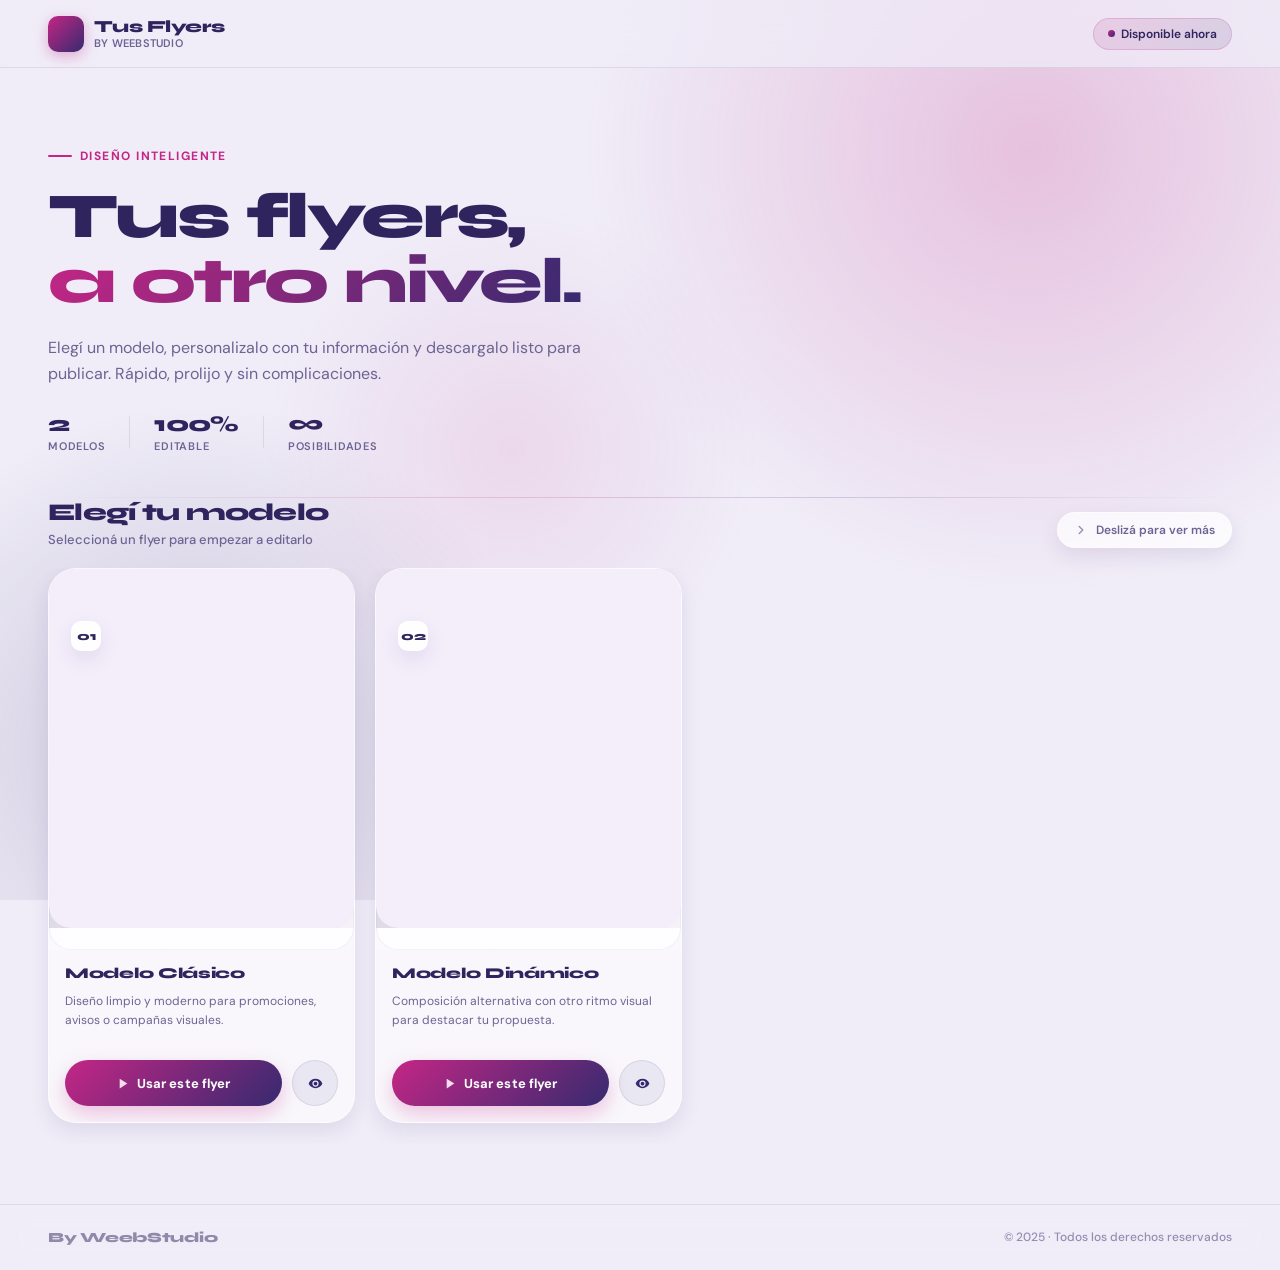
<file: index.html>
<!DOCTYPE html>
<html lang="es">
<head>
  <meta charset="UTF-8" />
  <meta name="viewport" content="width=device-width, initial-scale=1.0" />
  <title>Flyers IA</title>

  <link rel="preconnect" href="https://fonts.googleapis.com">
  <link rel="preconnect" href="https://fonts.gstatic.com" crossorigin>
  <link href="https://fonts.googleapis.com/css2?family=Syne:wght@700;800&family=DM+Sans:wght@400;500;600&display=swap" rel="stylesheet">

  <style>
    :root {
      --pink: #C42685;
      --violet: #362A6F;
      --pink-soft: rgba(196, 38, 133, .12);
      --violet-soft: rgba(54, 42, 111, .12);
      --text: #2f245d;
      --text-soft: #6c6493;
      --glass: rgba(255,255,255,.72);
      --glass-strong: rgba(255,255,255,.86);
      --border: rgba(255,255,255,.38);
      --border-soft: rgba(54, 42, 111, .10);
      --shadow: 0 18px 44px rgba(54, 42, 111, .18);
      --shadow-soft: 0 8px 20px rgba(54, 42, 111, .10);
      --radius-xl: 28px;
      --radius-lg: 22px;
      --radius-md: 18px;
      --btn-h: 42px;
      --btn-h-main: 46px;
      --btn-font: 13px;
      --page-pad: clamp(16px, 4vw, 48px);
      --card-width: clamp(240px, 22vw, 320px);
    }

    *, *::before, *::after {
      box-sizing: border-box;
      margin: 0;
      padding: 0;
    }

    html {
      scroll-behavior: smooth;
    }

    body {
      font-family: 'DM Sans', sans-serif;
      background: #f0edf8;
      color: var(--text);
      min-height: 100vh;
      overflow-x: hidden;
      position: relative;
    }

    .bg-canvas {
      position: fixed;
      inset: 0;
      z-index: 0;
      pointer-events: none;
      overflow: hidden;
    }

    .bg-canvas::before {
      content: "";
      position: absolute;
      width: 900px;
      height: 900px;
      border-radius: 50%;
      background: radial-gradient(circle, rgba(196,38,133,.22) 0%, transparent 70%);
      top: -300px;
      right: -200px;
      animation: driftA 18s ease-in-out infinite alternate;
    }

    .bg-canvas::after {
      content: "";
      position: absolute;
      width: 700px;
      height: 700px;
      border-radius: 50%;
      background: radial-gradient(circle, rgba(54,42,111,.20) 0%, transparent 70%);
      bottom: -200px;
      left: -150px;
      animation: driftB 22s ease-in-out infinite alternate;
    }

    .bg-orb {
      position: absolute;
      width: 500px;
      height: 500px;
      border-radius: 50%;
      background: radial-gradient(circle, rgba(196,38,133,.10) 0%, transparent 70%);
      top: 50%;
      left: 40%;
      transform: translate(-50%, -50%);
      animation: driftC 26s ease-in-out infinite alternate;
    }

    @keyframes driftA {
      from { transform: translate(0, 0) scale(1); }
      to   { transform: translate(-80px, 60px) scale(1.15); }
    }

    @keyframes driftB {
      from { transform: translate(0, 0) scale(1); }
      to   { transform: translate(60px, -80px) scale(1.2); }
    }

    @keyframes driftC {
      from { transform: translate(-50%, -50%) scale(1); }
      to   { transform: translate(-40%, -60%) scale(1.3); }
    }

    .page {
      position: relative;
      z-index: 1;
      display: flex;
      flex-direction: column;
      min-height: 100vh;
    }

    .site-header {
      position: sticky;
      top: 0;
      z-index: 100;
      padding: 0 var(--page-pad);
      height: 68px;
      display: flex;
      align-items: center;
      background: rgba(240, 237, 248, .7);
      backdrop-filter: blur(20px);
      -webkit-backdrop-filter: blur(20px);
      border-bottom: 1px solid var(--border-soft);
    }

    .header-inner {
      width: 100%;
      display: flex;
      align-items: center;
      justify-content: space-between;
      gap: 16px;
    }

    .brand {
      display: flex;
      align-items: center;
      gap: 10px;
    }

    .brand-logo {
      width: 36px;
      height: 36px;
      border-radius: 10px;
      background: linear-gradient(135deg, var(--pink), var(--violet));
      display: flex;
      align-items: center;
      justify-content: center;
      box-shadow: 0 4px 14px rgba(196,38,133,.35);
      flex-shrink: 0;
    }

    .brand-logo svg {
      width: 18px;
      height: 18px;
      fill: #fff;
    }

    .brand-text {
      display: flex;
      flex-direction: column;
      gap: 1px;
    }

    .brand-name {
      font-family: 'Syne', sans-serif;
      font-size: 17px;
      font-weight: 800;
      color: var(--text);
      letter-spacing: -.03em;
      line-height: 1;
    }

    .brand-tag {
      font-size: 11px;
      font-weight: 600;
      color: var(--text-soft);
      letter-spacing: .02em;
      text-transform: uppercase;
    }

    .header-badge {
      display: inline-flex;
      align-items: center;
      gap: 6px;
      padding: 7px 14px;
      background: linear-gradient(135deg, var(--pink-soft), var(--violet-soft));
      border: 1px solid rgba(196,38,133,.18);
      border-radius: 999px;
      font-size: 12px;
      font-weight: 600;
      color: var(--text);
    }

    .header-badge .dot {
      width: 7px;
      height: 7px;
      border-radius: 50%;
      background: linear-gradient(135deg, var(--pink), var(--violet));
      animation: pulse 2s ease-in-out infinite;
    }

    @keyframes pulse {
      0%, 100% { opacity: 1; transform: scale(1); }
      50% { opacity: .6; transform: scale(.85); }
    }

    .hero {
      padding: clamp(40px, 7vw, 80px) var(--page-pad) clamp(28px, 4vw, 44px);
      display: flex;
      flex-direction: column;
      gap: 20px;
      max-width: 780px;
      animation: fadeUp .7s ease both;
    }

    @keyframes fadeUp {
      from { opacity: 0; transform: translateY(24px); }
      to   { opacity: 1; transform: translateY(0); }
    }

    .hero-eyebrow {
      display: inline-flex;
      align-items: center;
      gap: 8px;
      font-size: 12px;
      font-weight: 700;
      letter-spacing: .12em;
      text-transform: uppercase;
      color: var(--pink);
    }

    .hero-eyebrow::before {
      content: "";
      display: inline-block;
      width: 24px;
      height: 2px;
      background: var(--pink);
      border-radius: 2px;
    }

    .hero-title {
      font-family: 'Syne', sans-serif;
      font-size: clamp(36px, 5.5vw, 64px);
      font-weight: 800;
      line-height: 1.02;
      letter-spacing: -.04em;
      color: var(--text);
    }

    .hero-title .accent {
      background: linear-gradient(120deg, var(--pink) 0%, var(--violet) 100%);
      -webkit-background-clip: text;
      -webkit-text-fill-color: transparent;
      background-clip: text;
    }

    .hero-sub {
      font-size: clamp(14px, 1.6vw, 16px);
      line-height: 1.65;
      color: var(--text-soft);
      max-width: 540px;
      font-weight: 400;
    }

    .hero-stats {
      display: flex;
      align-items: center;
      gap: 24px;
      padding-top: 4px;
      flex-wrap: wrap;
    }

    .stat {
      display: flex;
      flex-direction: column;
      gap: 2px;
    }

    .stat-num {
      font-family: 'Syne', sans-serif;
      font-size: 22px;
      font-weight: 800;
      color: var(--text);
      letter-spacing: -.03em;
    }

    .stat-label {
      font-size: 11px;
      font-weight: 600;
      color: var(--text-soft);
      text-transform: uppercase;
      letter-spacing: .07em;
    }

    .stat-divider {
      width: 1px;
      height: 32px;
      background: var(--border-soft);
      flex-shrink: 0;
    }

    .divider {
      height: 1px;
      background: linear-gradient(90deg, transparent, rgba(196,38,133,.18), rgba(54,42,111,.18), transparent);
      margin: 0 var(--page-pad);
    }

    .section-flyers {
      padding: 0 0 60px;
      animation: fadeUp .7s .15s ease both;
    }

    .section-header {
      display: flex;
      align-items: flex-end;
      justify-content: space-between;
      gap: 16px;
      padding: 0 var(--page-pad) 20px;
      flex-wrap: wrap;
    }

    .section-title {
      font-family: 'Syne', sans-serif;
      font-size: clamp(18px, 2.2vw, 24px);
      font-weight: 800;
      color: var(--text);
      letter-spacing: -.03em;
    }

    .section-subtitle {
      font-size: 13px;
      font-weight: 500;
      color: var(--text-soft);
      margin-top: 4px;
    }

    .scroll-hint {
      display: inline-flex;
      align-items: center;
      gap: 8px;
      padding: 9px 16px;
      border-radius: 999px;
      background: var(--glass);
      border: 1px solid var(--border);
      box-shadow: var(--shadow-soft);
      color: var(--text-soft);
      font-size: 12px;
      font-weight: 600;
      white-space: nowrap;
      backdrop-filter: blur(14px);
      -webkit-backdrop-filter: blur(14px);
      flex-shrink: 0;
    }

    .scroll-hint svg {
      width: 14px;
      height: 14px;
      opacity: .7;
      animation: swayX 2.2s ease-in-out infinite;
    }

    @keyframes swayX {
      0%, 100% { transform: translateX(0); }
      50% { transform: translateX(5px); }
    }

    .flyers-strip {
      display: flex;
      gap: 18px;
      overflow-x: auto;
      overflow-y: visible;
      
      scroll-snap-type: x proximity;
      -webkit-overflow-scrolling: touch;
      scrollbar-width: thin;
      scrollbar-color: rgba(196, 38, 133, .22) transparent;
      padding: 0 var(--page-pad) 20px; /* 🔥 sacamos el padding top */
  align-items: flex-start;
    }

    .flyers-strip::-webkit-scrollbar {
      height: 6px;
    }

    .flyers-strip::-webkit-scrollbar-track {
      background: transparent;
    }

    .flyers-strip::-webkit-scrollbar-thumb {
      background: rgba(196,38,133,.22);
      border-radius: 999px;
    }

    .flyer-card {
      flex: 0 0 var(--card-width);
      display: flex;
      flex-direction: column;
      border-radius: var(--radius-xl);
      background: rgba(255,255,255,.58);
      border: 1px solid rgba(255,255,255,.5);
      box-shadow: var(--shadow-soft);
      backdrop-filter: blur(14px);
      -webkit-backdrop-filter: blur(14px);
      scroll-snap-align: start;
      overflow: hidden;
      transition: transform .28s cubic-bezier(.22,1,.36,1),
                  box-shadow .28s ease,
                  border-color .28s ease;
      animation: cardIn .5s ease both;
    }

    .flyer-card:nth-child(1) { animation-delay: .05s; }
    .flyer-card:nth-child(2) { animation-delay: .10s; }
    .flyer-card:nth-child(3) { animation-delay: .15s; }
    .flyer-card:nth-child(4) { animation-delay: .20s; }
    .flyer-card:nth-child(5) { animation-delay: .25s; }
    .flyer-card:nth-child(6) { animation-delay: .30s; }
    .flyer-card:nth-child(7) { animation-delay: .35s; }
    .flyer-card:nth-child(8) { animation-delay: .40s; }

    @keyframes cardIn {
      from { opacity: 0; transform: translateY(18px) scale(.97); }
      to   { opacity: 1; transform: translateY(0) scale(1); }
    }

    .flyer-card:hover {
      transform: translateY(-6px);
      box-shadow: 0 24px 54px rgba(54,42,111,.18);
      border-color: rgba(196,38,133,.18);
    }

    .flyer-frame {
      position: relative;
      width: 100%;
      background: linear-gradient(160deg, rgba(255,255,255,.35), rgba(255,255,255,.08));
      padding: 0px;
    }

    .flyer-preview-shell {
      position: relative;
      width: 100%;
      aspect-ratio: 4 / 5;
      overflow: hidden;
      border-radius: 22px;
      background: rgba(255,255,255,.72);
      box-shadow: inset 0 0 0 1px rgba(54,42,111,.06);
    }

    .flyer-frame iframe {
     width: 100%;
  height: 100%;
  border: 0;
  display: block;
  background: transparent;
  pointer-events: none;
  transform: translateY(-22px);
    }

    .flyer-num {
      position: absolute;
      top: 52px;
      left: 22px;
      width: 30px;
      height: 30px;
      border-radius: 10px;
      background: rgba(255,255,255,.9);
      border: 1px solid rgba(255,255,255,.8);
      backdrop-filter: blur(10px);
      -webkit-backdrop-filter: blur(10px);
      display: flex;
      align-items: center;
      justify-content: center;
      font-family: 'Syne', sans-serif;
      font-size: 12px;
      font-weight: 800;
      color: var(--text);
      box-shadow: 0 8px 20px rgba(54,42,111,.10);
      z-index: 2;
    }

    .flyer-body {
      padding: 14px 16px 16px;
      display: flex;
      flex-direction: column;
      gap: 10px;
      flex: 1;
    }

    .flyer-name {
      font-family: 'Syne', sans-serif;
      font-size: 15px;
      font-weight: 800;
      color: var(--text);
      letter-spacing: -.02em;
      line-height: 1.2;
    }

    .flyer-desc {
      font-size: 12px;
      line-height: 1.55;
      color: var(--text-soft);
      font-weight: 400;
      min-height: 56px;
    }

    .flyer-footer {
      display: flex;
      align-items: center;
      justify-content: space-between;
      gap: 10px;
      padding-top: 2px;
    }

    .flyer-action {
      display: inline-flex;
      align-items: center;
      justify-content: center;
      gap: 7px;
      min-width: 0;
      flex: 1;
      height: var(--btn-h-main);
      padding: 0 18px;
      border-radius: 999px;
      text-decoration: none;
      font-size: var(--btn-font);
      font-weight: 700;
      letter-spacing: .01em;
      color: #fff;
      background: linear-gradient(135deg, var(--pink), var(--violet));
      box-shadow: 0 8px 20px rgba(196,38,133,.26);
      transition: transform .18s ease, box-shadow .18s ease;
      white-space: nowrap;
    }

    .flyer-action svg {
      width: 13px;
      height: 13px;
      fill: rgba(255,255,255,.85);
      flex-shrink: 0;
    }

    .flyer-action:hover {
      transform: translateY(-1px);
      box-shadow: 0 12px 28px rgba(196,38,133,.34);
    }

    .flyer-preview-btn {
      width: var(--btn-h-main);
      height: var(--btn-h-main);
      border-radius: 50%;
      display: flex;
      align-items: center;
      justify-content: center;
      background: rgba(54,42,111,.08);
      border: 1px solid rgba(54,42,111,.10);
      cursor: pointer;
      transition: background .18s ease, transform .18s ease;
      flex-shrink: 0;
    }

    .flyer-preview-btn svg {
      width: 15px;
      height: 15px;
      fill: var(--violet);
    }

    .flyer-preview-btn:hover {
      background: rgba(196,38,133,.10);
      transform: scale(1.06);
    }

    .site-footer {
      margin-top: auto;
      padding: 24px var(--page-pad);
      border-top: 1px solid var(--border-soft);
      display: flex;
      align-items: center;
      justify-content: space-between;
      gap: 16px;
      flex-wrap: wrap;
      background: rgba(240,237,248,.5);
      backdrop-filter: blur(12px);
      -webkit-backdrop-filter: blur(12px);
    }

    .footer-brand {
      font-family: 'Syne', sans-serif;
      font-size: 14px;
      font-weight: 800;
      color: var(--text);
      letter-spacing: -.02em;
      opacity: .5;
    }

    .footer-copy {
      font-size: 12px;
      font-weight: 500;
      color: var(--text-soft);
      opacity: .7;
    }

    @media (min-width: 1100px) {
      .flyers-strip {
        gap: 20px;
      }

      .flyer-card {
        flex-basis: min(24vw, 320px);
      }
    }

    @media (max-width: 640px) {
      .hero-stats {
        gap: 16px;
      }

      .stat-num {
        font-size: 18px;
      }

      .flyer-card {
        flex: 0 0 84vw;
        max-width: 340px;
      }

      .flyer-desc {
        min-height: auto;
      }

      .header-badge span:not(.dot) {
        display: none;
      }
    }
  </style>
</head>

<body>
  <div class="bg-canvas">
    <div class="bg-orb"></div>
  </div>

  <div class="page">
    <header class="site-header">
      <div class="header-inner">
        <div class="brand">
          <div class="brand-logo">
            
          </div>
          <div class="brand-text">
            <div class="brand-name">Tus Flyers</div>
            <div class="brand-tag">By WeebStudio</div>
          </div>
        </div>

        <div class="header-badge">
          <span class="dot"></span>
          <span>Disponible ahora</span>
        </div>
      </div>
    </header>

    <section class="hero">
      <div class="hero-eyebrow">Diseño inteligente</div>
      <h1 class="hero-title">
        Tus flyers,<br>
        <span class="accent">a otro nivel.</span>
      </h1>
      <p class="hero-sub">
        Elegí un modelo, personalizalo con tu información y descargalo listo para publicar. Rápido, prolijo y sin complicaciones.
      </p>

      <div class="hero-stats">
        <div class="stat">
          <span class="stat-num" id="statModelos">—</span>
          <span class="stat-label">Modelos</span>
        </div>

        <div class="stat-divider"></div>

        <div class="stat">
          <span class="stat-num">100%</span>
          <span class="stat-label">Editable</span>
        </div>

        <div class="stat-divider"></div>

        <div class="stat">
          <span class="stat-num">∞</span>
          <span class="stat-label">Posibilidades</span>
        </div>
      </div>
    </section>

    <div class="divider"></div>

    <section class="section-flyers">
      <div class="section-header">
        <div>
          <h2 class="section-title">Elegí tu modelo</h2>
          <p class="section-subtitle">Seleccioná un flyer para empezar a editarlo</p>
        </div>

        <div class="scroll-hint">
          <svg viewBox="0 0 24 24" fill="none" stroke="currentColor" stroke-width="2.5" stroke-linecap="round" stroke-linejoin="round">
            <polyline points="9 18 15 12 9 6"/>
          </svg>
          Deslizá para ver más
        </div>
      </div>

      <div class="flyers-strip" id="flyersStrip"></div>
    </section>

    <footer class="site-footer">
      <div class="footer-brand">By WeebStudio</div>
      <div class="footer-copy">© 2025 · Todos los derechos reservados</div>
    </footer>
  </div>

  <script>
    const FLYERS = [
      {
        file: "flyer1.html",
        name: "Modelo Clásico",
        desc: "Diseño limpio y moderno para promociones, avisos o campañas visuales."
      },
      {
        file: "flyer2.html",
        name: "Modelo Dinámico",
        desc: "Composición alternativa con otro ritmo visual para destacar tu propuesta."
      }
      
    ];

    const strip = document.getElementById("flyersStrip");
    const statModelos = document.getElementById("statModelos");

    statModelos.textContent = FLYERS.length;

    strip.innerHTML = FLYERS.map((item, i) => `
      <article class="flyer-card">
        <div class="flyer-frame">
          <div class="flyer-preview-shell">
            <iframe
              src="${item.file}"
              title="${item.name}"
              loading="lazy"
              scrolling="no"
              tabindex="-1"
              data-flyer
            ></iframe>
          </div>
          <div class="flyer-num">${String(i + 1).padStart(2, '0')}</div>
        </div>

        <div class="flyer-body">
          <h3 class="flyer-name">${item.name}</h3>
          <p class="flyer-desc">${item.desc}</p>

          <div class="flyer-footer">
            <a class="flyer-action" href="${item.file}?modelo=${i + 1}">
              <svg viewBox="0 0 24 24" aria-hidden="true">
                <path d="M5 3l14 9-14 9V3z"></path>
              </svg>
              Usar este flyer
            </a>

            <button
              class="flyer-preview-btn"
              title="Vista rápida"
              type="button"
              onclick="window.open('${item.file}', '_blank')"
            >
              <svg viewBox="0 0 24 24" aria-hidden="true">
                <path d="M12 4.5C7 4.5 2.73 7.61 1 12c1.73 4.39 6 7.5 11 7.5s9.27-3.11 11-7.5c-1.73-4.39-6-7.5-11-7.5zm0 12.5a5 5 0 1 1 0-10 5 5 0 0 1 0 10zm0-8a3 3 0 1 0 0 6 3 3 0 0 0 0-6z"></path>
              </svg>
            </button>
          </div>
        </div>
      </article>
    `).join("");

    function isolatePreviewCard(iframe) {
      try {
        const doc = iframe.contentDocument || iframe.contentWindow.document;
        if (!doc) return;

        const previewCard = doc.querySelector('.card.preview-card');
        if (!previewCard) return;

        const head = doc.head || doc.getElementsByTagName('head')[0];
        if (head && !doc.getElementById('iframe-preview-isolation-style')) {
          const style = doc.createElement('style');
          style.id = 'iframe-preview-isolation-style';
          style.textContent = `
            html, body {
              margin: 0 !important;
              padding: 0 !important;
              width: 100% !important;
              height: 100% !important;
              overflow: hidden !important;
              background: transparent !important;
            }

            body {
              display: block !important;
            }

            body > *:not(.card.preview-card) {
              display: none !important;
            }

            .card.preview-card {
              display: block !important;
              width: 100% !important;
              max-width: none !important;
              min-width: 0 !important;
              margin: 0 !important;
              padding: 0 !important;
              background: transparent !important;
              border: 0 !important;
              border-radius: 0 !important;
              box-shadow: none !important;
            }

            .card.preview-card .preview-header {
              display: none !important;
            }

            .card.preview-card .preview-stage-wrap,
            .card.preview-card .preview-stage {
              width: 100% !important;
              max-width: none !important;
              margin: 0 !important;
              padding: 0 !important;
              background: transparent !important;
              border: 0 !important;
              box-shadow: none !important;
            }

            .card.preview-card canvas,
            .card.preview-card #flyerCanvas {
              display: block !important;
              width: 100% !important;
              height: auto !important;
              max-width: 100% !important;
              margin: 0 !important;
            }
          `;
          head.appendChild(style);
        }

        if (!previewCard.dataset.isolated) {
          previewCard.dataset.isolated = 'true';
          doc.body.innerHTML = '';
          doc.body.appendChild(previewCard);
        }
      } catch (err) {
        console.warn('No se pudo aislar preview del iframe:', err);
      }
    }

    function initFlyerFrames() {
      document.querySelectorAll('iframe[data-flyer]').forEach((iframe) => {
        iframe.addEventListener('load', () => {
          isolatePreviewCard(iframe);
        });
      });
    }

    initFlyerFrames();
  </script>
</body>
</html>
</file>
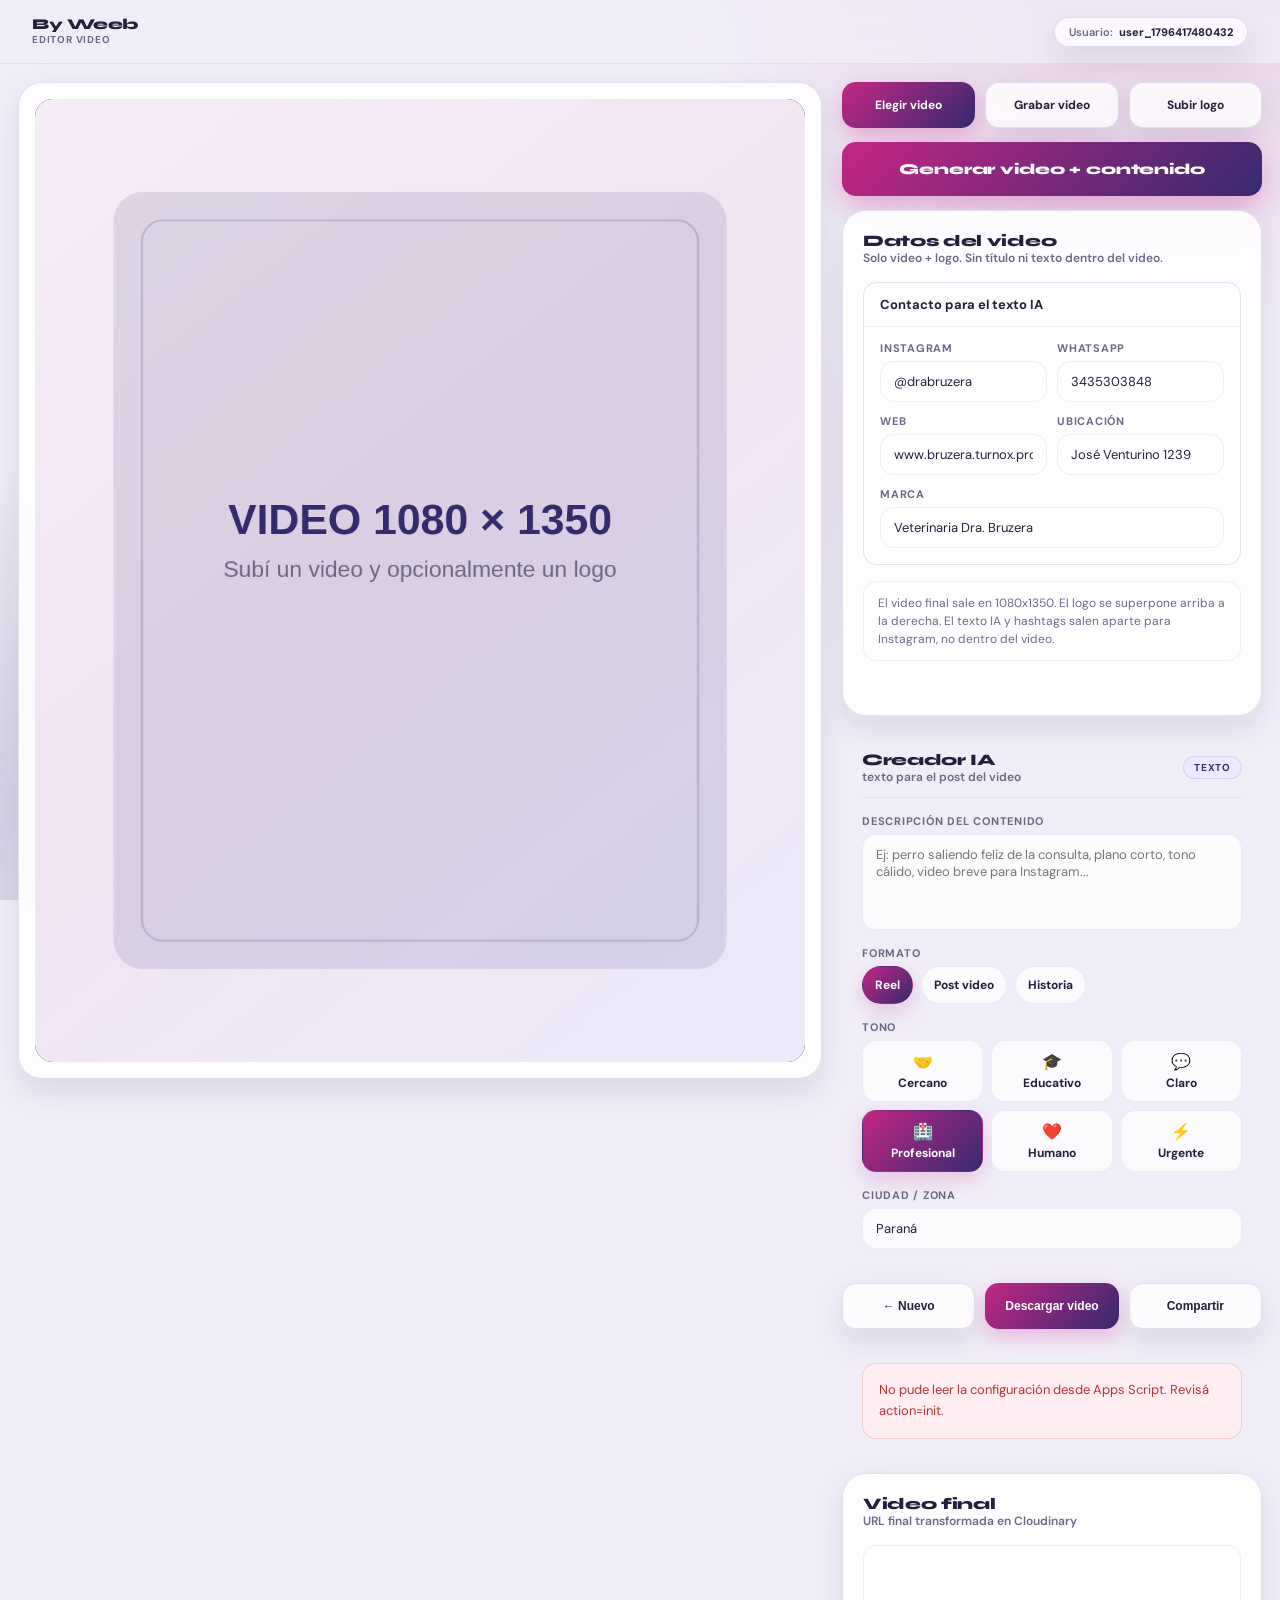
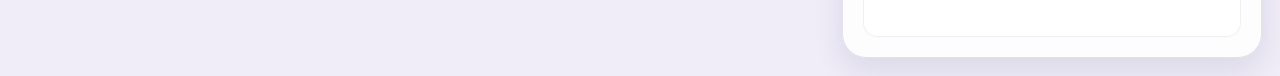
<file: flyer-video.html>
<!DOCTYPE html>
<html lang="es">
<head>
  <meta charset="UTF-8" />
  <meta name="viewport" content="width=device-width, initial-scale=1.0" />
  <title>Editor Video IG</title>

  <link rel="preconnect" href="https://fonts.googleapis.com">
  <link rel="preconnect" href="https://fonts.gstatic.com" crossorigin>
  <link href="https://fonts.googleapis.com/css2?family=Syne:wght@700;800&family=DM+Sans:wght@400;500;600;700;800&display=swap" rel="stylesheet">

  <style>
    :root{
      --pink:#c42685;
      --pink-soft:#fde7f3;
      --violet:#362a6f;
      --violet-soft:#ece8ff;
      --text:#241f3a;
      --text-soft:#6d6786;
      --bg:#f0edf8;
      --glass:rgba(255,255,255,.76);
      --glass-strong:rgba(255,255,255,.86);
      --border:rgba(110,95,160,.18);
      --border-soft:rgba(110,95,160,.10);
      --shadow-soft:0 12px 30px rgba(43,32,88,.10);
      --radius-xl:24px;
      --radius-lg:18px;
      --radius-md:14px;
      --btn-h:46px;
      --btn-h-main:54px;
      --btn-font:13px;
    }

    *,*::before,*::after{box-sizing:border-box;margin:0;padding:0}
    html,body{
      min-height:100%;
      font-family:'DM Sans',sans-serif;
      background:var(--bg);
      color:var(--text);
      overflow-x:hidden;
    }

    body::before{
      content:"";
      position:fixed;
      inset:0;
      pointer-events:none;
      background:
        radial-gradient(ellipse 700px 600px at 90% -10%, rgba(196,38,133,.18) 0%, transparent 70%),
        radial-gradient(ellipse 600px 500px at -5% 90%, rgba(54,42,111,.17) 0%, transparent 70%),
        radial-gradient(ellipse 400px 400px at 50% 50%, rgba(196,38,133,.07) 0%, transparent 70%);
      z-index:0;
    }

    .wrap{position:relative;z-index:1;min-height:100vh;display:flex;flex-direction:column}
    .app-shell{display:flex;flex-direction:column;flex:1}

    .app-header{
      position:sticky;
      top:0;
      z-index:20;
      height:64px;
      display:flex;
      align-items:center;
      padding:0 clamp(14px,3vw,32px);
      background:rgba(240,237,248,.75);
      backdrop-filter:blur(20px);
      border-bottom:1px solid var(--border-soft);
    }

    .app-header-left{
      display:flex;
      align-items:center;
      gap:14px;
      width:100%;
    }

    .brand-text{display:flex;flex-direction:column;gap:1px}
    .brand-name{
      font-family:'Syne',sans-serif;
      font-size:15px;
      font-weight:800;
      letter-spacing:-.03em;
      line-height:1;
    }
    .brand-tag{
      font-size:10px;
      font-weight:700;
      color:var(--text-soft);
      letter-spacing:.08em;
      text-transform:uppercase;
    }

    .user-badge{
      margin-left:auto;
      display:inline-flex;
      align-items:center;
      gap:6px;
      padding:7px 14px;
      border-radius:999px;
      background:var(--glass);
      border:1px solid var(--border);
      box-shadow:var(--shadow-soft);
      font-size:11px;
      font-weight:600;
      color:var(--text-soft);
      white-space:nowrap;
    }
    .user-badge span{font-weight:800;color:var(--text)}

    .layout{
      display:grid;
      grid-template-columns:minmax(0,1fr) 420px;
      gap:20px;
      padding:18px;
      flex:1;
      align-items:start;
    }
    @media (max-width:980px){
      .layout{grid-template-columns:1fr}
    }

    .card{
      background:var(--glass-strong);
      border:1px solid var(--border);
      border-radius:var(--radius-xl);
      box-shadow:var(--shadow-soft);
      backdrop-filter:blur(18px);
      overflow:hidden;
    }

    .preview-card{
      position:sticky;
      top:82px;
    }

    .preview-stage-wrap{padding:16px}
    .preview-stage{
      width:100%;
      border-radius:var(--radius-lg);
      overflow:hidden;
      background:linear-gradient(160deg,var(--pink-soft),var(--violet-soft));
      box-shadow:inset 0 0 0 1px rgba(255,255,255,.3);
      position:relative;
    }

    canvas{
      width:100%;
      height:auto;
      display:block;
      background:#000;
    }

    .right-col{display:flex;flex-direction:column;gap:14px}
    #editPanel,#resultPanel{display:flex;flex-direction:column;gap:14px}
    .u-hidden{display:none!important}

    .preview-actions-top,.result-actions-top{
      display:grid;
      grid-template-columns:1fr 1fr 1fr;
      gap:10px;
    }

    .quick-action,.btn-result,.btn-copy-all{
      display:flex;
      align-items:center;
      justify-content:center;
      height:var(--btn-h);
      border-radius:var(--radius-md);
      font-size:12px;
      font-weight:700;
      cursor:pointer;
      transition:transform .18s ease, box-shadow .18s ease, background .18s ease;
      text-align:center;
      padding:0 10px;
      border:1px solid var(--border);
      background:var(--glass);
      color:var(--text);
      box-shadow:var(--shadow-soft);
      text-decoration:none;
    }

    .quick-action:not(.secondary){
      background:linear-gradient(135deg,var(--pink),var(--violet));
      color:#fff;
      border:none;
      box-shadow:0 8px 20px rgba(196,38,133,.28);
    }

    .btn-result.primary{
      background:linear-gradient(135deg,var(--pink),var(--violet));
      color:#fff;
      border:none;
      box-shadow:0 8px 20px rgba(196,38,133,.28);
    }

    .quick-action:hover,.btn-result:hover,.btn-copy-all:hover{transform:translateY(-1px)}

    .btn-ia{
      width:100%;
      height:var(--btn-h-main);
      border-radius:var(--radius-md);
      border:none;
      font-family:'Syne',sans-serif;
      font-size:15px;
      font-weight:800;
      letter-spacing:-.01em;
      color:#fff;
      background:linear-gradient(135deg,var(--pink),var(--violet));
      box-shadow:0 10px 28px rgba(196,38,133,.34);
      cursor:pointer;
      transition:transform .2s ease, box-shadow .2s ease;
    }
    .btn-ia:hover{transform:translateY(-2px)}
    .btn-ia:disabled{opacity:.7;cursor:wait}

    .form-card,.ia-content-card,.piper-card{
      padding:20px;
      display:flex;
      flex-direction:column;
      gap:16px;
    }

    .section-head h2,.piper-title,.ia-content-header h3{
      font-family:'Syne',sans-serif;
      font-size:16px;
      font-weight:800;
      letter-spacing:-.02em;
    }

    .section-head p,.piper-sub{
      font-size:12px;
      color:var(--text-soft);
      font-weight:600;
    }

    .details-card{
      border-radius:var(--radius-md);
      background:rgba(255,255,255,.55);
      border:1px solid var(--border);
      overflow:hidden;
    }

    .details-card summary{
      padding:13px 16px;
      font-size:13px;
      font-weight:700;
      cursor:pointer;
      list-style:none;
    }

    .details-body{
      padding:14px 16px 16px;
      display:flex;
      flex-direction:column;
      gap:12px;
      border-top:1px solid var(--border-soft);
    }

    .field{display:flex;flex-direction:column;gap:6px}
    .field label,.piper-label,.ia-copy-label,.ia-schedule-label{
      font-size:11px;
      font-weight:700;
      color:var(--text-soft);
      text-transform:uppercase;
      letter-spacing:.07em;
    }

    .field input,.field textarea,.piper-input,.piper-textarea{
      width:100%;
      padding:11px 13px;
      border-radius:var(--radius-md);
      border:1px solid var(--border-soft);
      background:rgba(255,255,255,.78);
      font-family:'DM Sans',sans-serif;
      font-size:13px;
      color:var(--text);
      outline:none;
      resize:none;
    }

    .field input:focus,.field textarea:focus,.piper-input:focus,.piper-textarea:focus{
      border-color:rgba(196,38,133,.35);
      box-shadow:0 0 0 3px rgba(196,38,133,.10);
    }

    .field textarea,.piper-textarea{min-height:96px}
    .two{display:grid;grid-template-columns:1fr 1fr;gap:10px}

    .piper-header{
      display:flex;
      align-items:center;
      justify-content:space-between;
      gap:10px;
      padding-bottom:12px;
      border-bottom:1px solid var(--border-soft);
    }

    .openai-badge,.badge-ia{
      display:inline-flex;
      align-items:center;
      justify-content:center;
      background:var(--violet-soft);
      border:1px solid rgba(54,42,111,.12);
      border-radius:999px;
      padding:4px 10px;
      font-size:10px;
      font-weight:700;
      color:var(--violet);
      letter-spacing:.08em;
      text-transform:uppercase;
      white-space:nowrap;
    }

    .chips-row{
      display:flex;
      flex-wrap:wrap;
      gap:8px;
    }

    .chip,.tone-btn{
      padding:10px 12px;
      border-radius:999px;
      border:1px solid var(--border-soft);
      background:rgba(255,255,255,.72);
      font-size:12px;
      font-weight:700;
      color:var(--text);
      cursor:pointer;
      transition:all .15s;
      font-family:'DM Sans',sans-serif;
    }

    .tone-grid{
      display:grid;
      grid-template-columns:repeat(3,1fr);
      gap:8px;
    }

    .tone-btn{
      border-radius:14px;
      text-align:center;
      padding:10px 8px;
    }

    .chip.active,.tone-btn.active{
      background:linear-gradient(135deg,var(--pink),var(--violet));
      color:#fff;
      border-color:transparent;
      box-shadow:0 8px 20px rgba(196,38,133,.20);
    }

    .tone-emoji{
      display:block;
      font-size:16px;
      margin-bottom:3px;
    }

    .ia-loading{
      padding:28px 0 0;
      display:flex;
      flex-direction:column;
      align-items:center;
      gap:10px;
    }
    .ia-loading-spinner{
      width:22px;
      height:22px;
      border-radius:50%;
      border:2.5px solid rgba(196,38,133,.2);
      border-top-color:var(--pink);
      animation:spin .7s linear infinite;
    }
    @keyframes spin{to{transform:rotate(360deg)}}

    .ia-copy-text,.ia-hashtags-text,.ia-schedule-text,.ia-tip-text{
      font-size:13px;
      line-height:1.65;
      white-space:pre-wrap;
      word-break:break-word;
    }
    .ia-hashtags-text{color:var(--violet);font-weight:700}
    .ia-tip-text{
      padding:10px 12px;
      background:var(--pink-soft);
      border-radius:var(--radius-md);
      border-left:3px solid var(--pink);
    }

    .error-box{
      background:rgba(255,238,241,.95);
      border:1px solid rgba(184,50,50,.18);
      border-radius:14px;
      padding:1rem;
      font-size:13px;
      color:#b83232;
      line-height:1.6;
    }

    .video-note{
      font-size:12px;
      color:var(--text-soft);
      line-height:1.5;
      background:rgba(255,255,255,.6);
      border:1px solid var(--border-soft);
      border-radius:14px;
      padding:12px 14px;
    }

    .small-status{
      font-size:12px;
      color:var(--text-soft);
      line-height:1.5;
      min-height:18px;
    }

    @media (max-width:600px){
      .preview-actions-top,
      .result-actions-top{grid-template-columns:1fr 1fr}
      .preview-actions-top > *:last-child,
      .result-actions-top > *:last-child{grid-column:1 / -1}
      .two{grid-template-columns:1fr}
      .tone-grid{grid-template-columns:repeat(2,1fr)}
    }
  </style>
</head>
<body>
  <div class="wrap">
    <div class="app-shell">

      <header class="app-header">
        <div class="app-header-left">
          <div class="brand-text">
            <div class="brand-name">By Weeb</div>
            <div class="brand-tag">Editor Video</div>
          </div>
          <div class="user-badge">Usuario: <span id="userIdBox">---</span></div>
        </div>
      </header>

      <section class="layout">

        <div class="card preview-card">
          <div class="preview-stage-wrap">
            <div class="preview-stage">
              <canvas id="videoCanvas" width="1080" height="1350"></canvas>
            </div>
          </div>
        </div>

        <div class="right-col">

          <div id="editPanel">
            <div class="preview-actions-top">
              <label for="videoFile" class="quick-action">Elegir video</label>
              <label for="videoFileCamera" class="quick-action secondary">Grabar video</label>
              <label for="logoFile" class="quick-action secondary">Subir logo</label>
            </div>

            <button class="btn-ia" id="btnGenerar" type="button">Generar video + contenido</button>

            <div class="card form-card">
              <div class="section-head">
                <h2>Datos del video</h2>
                <p>Solo video + logo. Sin título ni texto dentro del video.</p>
              </div>

              <input type="file" id="videoFile" accept="video/*" hidden>
              <input type="file" id="videoFileCamera" accept="video/*" capture="environment" hidden>
              <input type="file" id="logoFile" accept="image/*" hidden>

              <details class="details-card" open>
                <summary>Contacto para el texto IA</summary>
                <div class="details-body">
                  <div class="two">
                    <div class="field">
                      <label for="instagram">Instagram</label>
                      <input type="text" id="instagram" value="@drabruzera">
                    </div>
                    <div class="field">
                      <label for="whatsapp">WhatsApp</label>
                      <input type="tel" id="whatsapp" value="3435303848">
                    </div>
                  </div>
                  <div class="two">
                    <div class="field">
                      <label for="web">Web</label>
                      <input type="text" id="web" value="www.bruzera.turnox.pro">
                    </div>
                    <div class="field">
                      <label for="ubicacion">Ubicación</label>
                      <input type="text" id="ubicacion" value="José Venturino 1239">
                    </div>
                  </div>
                  <div class="field">
                    <label for="brandName">Marca</label>
                    <input type="text" id="brandName" value="Veterinaria Dra. Bruzera">
                  </div>
                </div>
              </details>

              <div class="video-note">
                El video final sale en 1080x1350. El logo se superpone arriba a la derecha.
                El texto IA y hashtags salen aparte para Instagram, no dentro del video.
              </div>

              <div class="small-status" id="uploadStatus"></div>
            </div>

            <div class="piper-card">
              <div class="piper-header">
                <div>
                  <div class="piper-title">Creador IA</div>
                  <div class="piper-sub">texto para el post del video</div>
                </div>
                <span class="openai-badge">Texto</span>
              </div>

              <div class="field">
                <label class="piper-label" for="videoDesc">Descripción del contenido</label>
                <textarea class="piper-textarea" id="videoDesc" placeholder="Ej: perro saliendo feliz de la consulta, plano corto, tono cálido, video breve para Instagram..."></textarea>
              </div>

              <div class="field">
                <div class="piper-label">Formato</div>
                <div class="chips-row">
                  <button class="chip active" type="button" data-type="reel">Reel</button>
                  <button class="chip" type="button" data-type="post">Post video</button>
                  <button class="chip" type="button" data-type="historia">Historia</button>
                </div>
              </div>

              <div class="field">
                <div class="piper-label">Tono</div>
                <div class="tone-grid">
                  <button class="tone-btn" type="button" data-tone="cercano"><span class="tone-emoji">🤝</span>Cercano</button>
                  <button class="tone-btn" type="button" data-tone="educativo"><span class="tone-emoji">🎓</span>Educativo</button>
                  <button class="tone-btn" type="button" data-tone="claro"><span class="tone-emoji">💬</span>Claro</button>
                  <button class="tone-btn active" type="button" data-tone="profesional"><span class="tone-emoji">🏥</span>Profesional</button>
                  <button class="tone-btn" type="button" data-tone="emocional"><span class="tone-emoji">❤️</span>Humano</button>
                  <button class="tone-btn" type="button" data-tone="urgente"><span class="tone-emoji">⚡</span>Urgente</button>
                </div>
              </div>

              <div class="field">
                <label class="piper-label" for="ciudad">Ciudad / zona</label>
                <input class="piper-input" type="text" id="ciudad" value="Paraná">
              </div>
            </div>
          </div>

          <div id="resultPanel" class="u-hidden">
            <div class="result-actions-top">
              <button class="btn-result" id="btnNuevo" type="button">← Nuevo</button>
              <button class="btn-result primary" id="btnDescargar" type="button">Descargar video</button>
              <button class="btn-result" id="btnCompartir" type="button">Compartir</button>
            </div>

            <div class="ia-content-card">
              <div id="iaLoading" class="ia-loading">
                <div class="ia-loading-spinner"></div>
                <p>Subiendo y generando contenido...</p>
              </div>

              <div id="iaReady" class="u-hidden">
                <div class="piper-header" style="padding:0 0 12px 0">
                  <h3>Texto generado</h3>
                  <span class="badge-ia">Editor</span>
                </div>

                <div class="field">
                  <div class="ia-copy-label">Texto</div>
                  <div class="ia-copy-text" id="outCaption"></div>
                </div>

                <div class="field">
                  <div class="ia-copy-label">Hashtags</div>
                  <div class="ia-hashtags-text" id="outHashtags"></div>
                </div>

                <div class="field">
                  <div class="ia-copy-label">Tip</div>
                  <div class="ia-tip-text" id="outTip"></div>
                </div>

                <div class="field">
                  <div class="ia-schedule-label">Horario sugerido</div>
                  <div class="ia-schedule-text" id="outHorario"></div>
                </div>

                <button class="btn-copy-all" id="btnCopyAll" type="button">Copiar todo</button>
              </div>

              <div id="iaError" class="u-hidden">
                <div class="error-box" id="iaErrorMsg"></div>
              </div>
            </div>

            <div class="card form-card">
              <div class="section-head">
                <h2>Video final</h2>
                <p>URL final transformada en Cloudinary</p>
              </div>
              <div class="field">
                <textarea id="finalVideoUrl" readonly style="min-height:92px"></textarea>
              </div>
            </div>
          </div>

        </div>
      </section>
    </div>
  </div>

  <video id="sourceVideo" playsinline muted class="u-hidden"></video>
  <img id="logoPreviewImg" alt="" class="u-hidden">

  <script>
    window.API_URL = 'https://script.google.com/macros/s/AKfycbyVS35VZ8GmXFUsq787A23ec74wnYKhK07_eRO7BQp5zVT_Jv_DJijt41VHthVXbZzdVQ/exec';

    const CONFIG = {
      OUTPUT_WIDTH: 1080,
      OUTPUT_HEIGHT: 1350,
      FPS: 30,
      LOGO_WIDTH: 170,
      LOGO_MARGIN: 34,
      MAX_VIDEO_MB: 100,
      CLOUDINARY_FOLDER: 'dra_bruzera/videos',
      ACTIONS: {
        init: 'init',
        texto: 'generarContenidoVideo' // si en tu GAS se llama distinto, cambiá solo esto
      }
    };

    const state = {
      userId: '---',
      videoFile: null,
      logoFile: null,
      videoObjectUrl: '',
      logoObjectUrl: '',
      videoPublicId: '',
      logoPublicId: '',
      finalVideoUrl: '',
      cloudName: '',
      uploadPreset: '',
      folder: CONFIG.CLOUDINARY_FOLDER,
      selectedType: 'reel',
      selectedTone: 'profesional',
      rendering: false,
      rafId: 0
    };

    const $ = (id) => document.getElementById(id);

    const els = {
      canvas: $('videoCanvas'),
      ctx: $('videoCanvas').getContext('2d'),
      sourceVideo: $('sourceVideo'),
      logoImg: $('logoPreviewImg'),
      userIdBox: $('userIdBox'),
      videoFile: $('videoFile'),
      videoFileCamera: $('videoFileCamera'),
      logoFile: $('logoFile'),
      btnGenerar: $('btnGenerar'),
      btnNuevo: $('btnNuevo'),
      btnDescargar: $('btnDescargar'),
      btnCompartir: $('btnCompartir'),
      btnCopyAll: $('btnCopyAll'),
      editPanel: $('editPanel'),
      resultPanel: $('resultPanel'),
      iaLoading: $('iaLoading'),
      iaReady: $('iaReady'),
      iaError: $('iaError'),
      iaErrorMsg: $('iaErrorMsg'),
      outCaption: $('outCaption'),
      outHashtags: $('outHashtags'),
      outTip: $('outTip'),
      outHorario: $('outHorario'),
      finalVideoUrl: $('finalVideoUrl'),
      uploadStatus: $('uploadStatus'),
      instagram: $('instagram'),
      whatsapp: $('whatsapp'),
      web: $('web'),
      ubicacion: $('ubicacion'),
      brandName: $('brandName'),
      videoDesc: $('videoDesc'),
      ciudad: $('ciudad')
    };

    function jsonpRequest(params = {}, timeout = 45000) {
      return new Promise((resolve, reject) => {
        const callbackName = 'jsonp_callback_' + Date.now() + '_' + Math.floor(Math.random() * 100000);
        const script = document.createElement('script');
        const query = new URLSearchParams({
          ...params,
          callback: callbackName,
          _: Date.now()
        });

        let done = false;
        const clean = () => {
          done = true;
          if (script.parentNode) script.parentNode.removeChild(script);
          try { delete window[callbackName]; } catch (_) { window[callbackName] = undefined; }
        };

        const timer = setTimeout(() => {
          if (done) return;
          clean();
          reject(new Error('Timeout en JSONP'));
        }, timeout);

        window[callbackName] = (data) => {
          clearTimeout(timer);
          clean();
          resolve(data);
        };

        script.onerror = () => {
          clearTimeout(timer);
          clean();
          reject(new Error('Error de carga JSONP'));
        };

        script.src = window.API_URL + '?' + query.toString();
        document.body.appendChild(script);
      });
    }

    async function initBackend() {
      try {
        const res = await jsonpRequest({ action: CONFIG.ACTIONS.init }, 20000);
        const data = res && (res.data || res.result || res.config || res);

        state.userId = data.userId || data.user_id || localStorage.getItem('flyerVideoUserId') || ('user_' + Date.now());
        state.cloudName = data.cloudName || data.cloud_name || '';
        state.uploadPreset = data.uploadPreset || data.upload_preset || '';
        state.folder = data.folder || data.cloudinaryFolder || CONFIG.CLOUDINARY_FOLDER;

        localStorage.setItem('flyerVideoUserId', state.userId);
        els.userIdBox.textContent = state.userId;

        if (!state.cloudName || !state.uploadPreset) {
          throw new Error('Init sin cloudName/uploadPreset');
        }
      } catch (err) {
        console.warn('initBackend falló:', err);
        state.userId = localStorage.getItem('flyerVideoUserId') || ('user_' + Date.now());
        els.userIdBox.textContent = state.userId;
        showError('No pude leer la configuración desde Apps Script. Revisá action=init.');
      }
    }

    function setStatus(text = '') {
      els.uploadStatus.textContent = text;
    }

    function setLoading(isLoading, text = 'Procesando...') {
      els.btnGenerar.disabled = isLoading;
      els.btnGenerar.textContent = isLoading ? text : 'Generar video + contenido';
    }

    function showError(message) {
      els.iaLoading.classList.add('u-hidden');
      els.iaReady.classList.add('u-hidden');
      els.iaError.classList.remove('u-hidden');
      els.iaErrorMsg.textContent = message;
      els.resultPanel.classList.remove('u-hidden');
    }

    function resetResult() {
      els.iaError.classList.add('u-hidden');
      els.iaReady.classList.add('u-hidden');
      els.iaLoading.classList.remove('u-hidden');
      els.outCaption.textContent = '';
      els.outHashtags.textContent = '';
      els.outTip.textContent = '';
      els.outHorario.textContent = '';
      els.finalVideoUrl.value = '';
    }

    function activateChip(groupSelector, activeEl, activeClass = 'active') {
      document.querySelectorAll(groupSelector).forEach(el => el.classList.remove(activeClass));
      activeEl.classList.add(activeClass);
    }

    document.querySelectorAll('.chip[data-type]').forEach(btn => {
      btn.addEventListener('click', () => {
        state.selectedType = btn.dataset.type;
        activateChip('.chip[data-type]', btn);
      });
    });

    document.querySelectorAll('.tone-btn[data-tone]').forEach(btn => {
      btn.addEventListener('click', () => {
        state.selectedTone = btn.dataset.tone;
        activateChip('.tone-btn[data-tone]', btn);
      });
    });

    function revokeIfNeeded(url) {
      if (url) URL.revokeObjectURL(url);
    }

    async function handleVideoFile(file) {
      if (!file) return;
      if (!file.type.startsWith('video/')) {
        alert('Subí un archivo de video.');
        return;
      }

      const sizeMb = file.size / 1024 / 1024;
      if (sizeMb > CONFIG.MAX_VIDEO_MB) {
        alert('El video supera ' + CONFIG.MAX_VIDEO_MB + ' MB.');
        return;
      }

      state.videoFile = file;
      revokeIfNeeded(state.videoObjectUrl);
      state.videoObjectUrl = URL.createObjectURL(file);
      els.sourceVideo.src = state.videoObjectUrl;
      els.sourceVideo.load();

      await waitForVideoMetadata(els.sourceVideo);
      startCanvasPreview();
      setStatus('Video cargado: ' + file.name);
    }

    async function handleLogoFile(file) {
      if (!file) return;
      if (!file.type.startsWith('image/')) {
        alert('Subí un archivo de imagen para el logo.');
        return;
      }

      state.logoFile = file;
      revokeIfNeeded(state.logoObjectUrl);
      state.logoObjectUrl = URL.createObjectURL(file);
      els.logoImg.src = state.logoObjectUrl;

      await waitForImage(els.logoImg);
      drawFrame();
      setStatus('Logo cargado: ' + file.name);
    }

    function waitForVideoMetadata(video) {
      return new Promise((resolve, reject) => {
        if (video.readyState >= 1 && video.videoWidth && video.videoHeight) return resolve();
        const ok = () => {
          cleanup();
          resolve();
        };
        const fail = () => {
          cleanup();
          reject(new Error('No se pudo leer el video.'));
        };
        const cleanup = () => {
          video.removeEventListener('loadedmetadata', ok);
          video.removeEventListener('error', fail);
        };
        video.addEventListener('loadedmetadata', ok);
        video.addEventListener('error', fail);
      });
    }

    function waitForImage(img) {
      return new Promise((resolve, reject) => {
        if (img.complete && img.naturalWidth) return resolve();
        img.onload = () => resolve();
        img.onerror = () => reject(new Error('No se pudo cargar el logo.'));
      });
    }

    function roundRect(ctx, x, y, w, h, r) {
      const radius = Math.min(r, w / 2, h / 2);
      ctx.beginPath();
      ctx.moveTo(x + radius, y);
      ctx.arcTo(x + w, y, x + w, y + h, radius);
      ctx.arcTo(x + w, y + h, x, y + h, radius);
      ctx.arcTo(x, y + h, x, y, radius);
      ctx.arcTo(x, y, x + w, y, radius);
      ctx.closePath();
    }

    function getVideoCoverRect(videoW, videoH, canvasW, canvasH) {
      const videoRatio = videoW / videoH;
      const canvasRatio = canvasW / canvasH;

      let drawW, drawH, dx, dy;
      if (videoRatio > canvasRatio) {
        drawH = canvasH;
        drawW = drawH * videoRatio;
        dx = (canvasW - drawW) / 2;
        dy = 0;
      } else {
        drawW = canvasW;
        drawH = drawW / videoRatio;
        dx = 0;
        dy = (canvasH - drawH) / 2;
      }
      return { dx, dy, drawW, drawH };
    }

    function drawBackground() {
      const { ctx } = els;
      const w = CONFIG.OUTPUT_WIDTH;
      const h = CONFIG.OUTPUT_HEIGHT;

      const gradient = ctx.createLinearGradient(0, 0, w, h);
      gradient.addColorStop(0, '#f6edf8');
      gradient.addColorStop(.45, '#f2e5f3');
      gradient.addColorStop(1, '#ebe9fb');
      ctx.fillStyle = gradient;
      ctx.fillRect(0, 0, w, h);
    }

    function drawLogo() {
      if (!state.logoFile || !els.logoImg.naturalWidth) return;

      const { ctx } = els;
      const size = CONFIG.LOGO_WIDTH;
      const x = CONFIG.OUTPUT_WIDTH - size - CONFIG.LOGO_MARGIN;
      const y = CONFIG.LOGO_MARGIN;

      ctx.save();
      roundRect(ctx, x - 10, y - 10, size + 20, size + 20, 24);
      ctx.fillStyle = 'rgba(255,255,255,.18)';
      ctx.fill();

      ctx.beginPath();
      ctx.arc(x + size / 2, y + size / 2, size / 2, 0, Math.PI * 2);
      ctx.closePath();
      ctx.clip();
      ctx.drawImage(els.logoImg, x, y, size, size);
      ctx.restore();
    }

    function drawVideoFrame() {
      const v = els.sourceVideo;
      if (!state.videoFile || !v.videoWidth || !v.videoHeight) return drawEmptyState();

      drawBackground();

      const { ctx } = els;
      const rect = getVideoCoverRect(v.videoWidth, v.videoHeight, CONFIG.OUTPUT_WIDTH, CONFIG.OUTPUT_HEIGHT);

      ctx.save();
      ctx.fillStyle = '#000';
      ctx.fillRect(0, 0, CONFIG.OUTPUT_WIDTH, CONFIG.OUTPUT_HEIGHT);
      ctx.drawImage(v, rect.dx, rect.dy, rect.drawW, rect.drawH);
      ctx.restore();

      const grd = ctx.createLinearGradient(0, 0, 0, CONFIG.OUTPUT_HEIGHT);
      grd.addColorStop(0, 'rgba(0,0,0,.06)');
      grd.addColorStop(.55, 'rgba(0,0,0,0)');
      grd.addColorStop(1, 'rgba(0,0,0,.18)');
      ctx.fillStyle = grd;
      ctx.fillRect(0, 0, CONFIG.OUTPUT_WIDTH, CONFIG.OUTPUT_HEIGHT);

      drawLogo();
    }

    function drawEmptyState() {
      drawBackground();
      const { ctx } = els;
      ctx.fillStyle = 'rgba(54,42,111,.12)';
      roundRect(ctx, 110, 130, 860, 1090, 42);
      ctx.fill();

      ctx.fillStyle = 'rgba(54,42,111,.20)';
      roundRect(ctx, 150, 170, 780, 1010, 30);
      ctx.strokeStyle = 'rgba(54,42,111,.18)';
      ctx.lineWidth = 3;
      ctx.stroke();

      ctx.fillStyle = '#362a6f';
      ctx.font = '800 60px Syne, sans-serif';
      ctx.textAlign = 'center';
      ctx.fillText('VIDEO 1080 × 1350', CONFIG.OUTPUT_WIDTH / 2, 610);

      ctx.fillStyle = '#6d6786';
      ctx.font = '500 32px DM Sans, sans-serif';
      ctx.fillText('Subí un video y opcionalmente un logo', CONFIG.OUTPUT_WIDTH / 2, 670);
    }

    function drawFrame() {
      if (state.videoFile && els.sourceVideo.readyState >= 2) {
        drawVideoFrame();
      } else {
        drawEmptyState();
      }
    }

    function startCanvasPreview() {
      stopCanvasPreview();

      const video = els.sourceVideo;
      video.muted = true;
      video.loop = true;
      video.playsInline = true;

      video.play().catch(() => {});

      const tick = () => {
        drawFrame();
        state.rafId = requestAnimationFrame(tick);
      };
      tick();
    }

    function stopCanvasPreview() {
      if (state.rafId) cancelAnimationFrame(state.rafId);
      state.rafId = 0;
    }

    async function uploadToCloudinary(file, resourceType = 'image') {
      if (!state.cloudName || !state.uploadPreset) {
        throw new Error('Falta cloudName o uploadPreset.');
      }

      const form = new FormData();
      form.append('file', file);
      form.append('upload_preset', state.uploadPreset);
      form.append('folder', state.folder);

      const endpoint = `https://api.cloudinary.com/v1_1/${state.cloudName}/${resourceType}/upload`;
      const res = await fetch(endpoint, { method: 'POST', body: form });
      const data = await res.json();

      if (!res.ok || data.error) {
        throw new Error(data?.error?.message || 'Error subiendo a Cloudinary.');
      }

      return data;
    }

    function buildCloudinaryFinalVideoUrl(videoPublicId, logoPublicId = '') {
      const base = `https://res.cloudinary.com/${state.cloudName}/video/upload`;
      const steps = [
        `c_fill,w_${CONFIG.OUTPUT_WIDTH},h_${CONFIG.OUTPUT_HEIGHT},g_auto,q_auto,f_mp4`
      ];

      if (logoPublicId) {
        const encodedLogo = logoPublicId.replace(/\//g, ':');
        steps.push(`l_${encodedLogo}/w_${CONFIG.LOGO_WIDTH},g_north_east,x_${CONFIG.LOGO_MARGIN},y_${CONFIG.LOGO_MARGIN},fl_layer_apply`);
      }

      return `${base}/${steps.join('/')}/${videoPublicId}.mp4`;
    }

    async function generarTextoIA(payload) {
      const res = await jsonpRequest({
        action: CONFIG.ACTIONS.texto,
        userId: state.userId,
        tipo: payload.tipo,
        tono: payload.tono,
        ciudad: payload.ciudad,
        descripcion: payload.descripcion,
        marca: payload.marca,
        instagram: payload.instagram,
        whatsapp: payload.whatsapp,
        web: payload.web,
        ubicacion: payload.ubicacion,
        videoUrl: payload.videoUrl
      }, 60000);

      return res && (res.data || res.result || res);
    }

    function normalizeTextoIA(data) {
      return {
        caption: data.caption || data.texto || data.copy || data.descripcion || '',
        hashtags: data.hashtags || '',
        tip: data.tip || data.sugerencia || data.tipPublicacion || '',
        horario: data.horario || data.horarioSugerido || data.schedule || ''
      };
    }

    async function generarTodo() {
      if (!state.videoFile) {
        alert('Primero subí un video.');
        return;
      }

      try {
        setLoading(true, 'Generando...');
        resetResult();
        els.editPanel.classList.add('u-hidden');
        els.resultPanel.classList.remove('u-hidden');

        setStatus('Subiendo video a Cloudinary...');
        const videoUpload = await uploadToCloudinary(state.videoFile, 'video');
        state.videoPublicId = videoUpload.public_id;

        if (state.logoFile) {
          setStatus('Subiendo logo a Cloudinary...');
          const logoUpload = await uploadToCloudinary(state.logoFile, 'image');
          state.logoPublicId = logoUpload.public_id;
        } else {
          state.logoPublicId = '';
        }

        state.finalVideoUrl = buildCloudinaryFinalVideoUrl(state.videoPublicId, state.logoPublicId);
        els.finalVideoUrl.value = state.finalVideoUrl;

        setStatus('Generando texto IA...');
        const textoRaw = await generarTextoIA({
          tipo: state.selectedType,
          tono: state.selectedTone,
          ciudad: els.ciudad.value.trim(),
          descripcion: els.videoDesc.value.trim(),
          marca: els.brandName.value.trim(),
          instagram: els.instagram.value.trim(),
          whatsapp: els.whatsapp.value.trim(),
          web: els.web.value.trim(),
          ubicacion: els.ubicacion.value.trim(),
          videoUrl: state.finalVideoUrl
        });

        const texto = normalizeTextoIA(textoRaw || {});

        els.outCaption.textContent = texto.caption || 'Sin texto devuelto por el backend.';
        els.outHashtags.textContent = texto.hashtags || 'Sin hashtags.';
        els.outTip.textContent = texto.tip || 'Sin sugerencia.';
        els.outHorario.textContent = texto.horario || 'Sin horario sugerido.';

        els.iaLoading.classList.add('u-hidden');
        els.iaError.classList.add('u-hidden');
        els.iaReady.classList.remove('u-hidden');
        setStatus('Listo.');
      } catch (err) {
        console.error('generarTodo error:', err);
        showError(err.message || 'Ocurrió un error generando el video.');
      } finally {
        setLoading(false);
      }
    }

    function downloadFromUrl(url, filename = 'video-instagram.mp4') {
      const a = document.createElement('a');
      a.href = url;
      a.download = filename;
      document.body.appendChild(a);
      a.click();
      a.remove();
    }

    async function shareResult() {
      if (!state.finalVideoUrl) {
        alert('Todavía no hay video final.');
        return;
      }

      const text = [
        els.outCaption.textContent.trim(),
        '',
        els.outHashtags.textContent.trim(),
        '',
        state.finalVideoUrl
      ].join('\n');

      if (navigator.share) {
        try {
          await navigator.share({
            title: 'Video Instagram',
            text
          });
          return;
        } catch (_) {}
      }

      try {
        await navigator.clipboard.writeText(text);
        alert('Copiado al portapapeles.');
      } catch (_) {
        alert('No se pudo compartir automáticamente.');
      }
    }

    async function copyAll() {
      const text = [
        els.outCaption.textContent.trim(),
        '',
        els.outHashtags.textContent.trim(),
        '',
        'Tip: ' + els.outTip.textContent.trim(),
        '',
        'Horario sugerido: ' + els.outHorario.textContent.trim(),
        '',
        state.finalVideoUrl ? ('Video: ' + state.finalVideoUrl) : ''
      ].filter(Boolean).join('\n');

      await navigator.clipboard.writeText(text);
      els.btnCopyAll.textContent = 'Copiado';
      setTimeout(() => els.btnCopyAll.textContent = 'Copiar todo', 1200);
    }

    function resetAll() {
      stopCanvasPreview();

      revokeIfNeeded(state.videoObjectUrl);
      revokeIfNeeded(state.logoObjectUrl);

      state.videoFile = null;
      state.logoFile = null;
      state.videoObjectUrl = '';
      state.logoObjectUrl = '';
      state.videoPublicId = '';
      state.logoPublicId = '';
      state.finalVideoUrl = '';

      els.videoFile.value = '';
      els.videoFileCamera.value = '';
      els.logoFile.value = '';
      els.sourceVideo.removeAttribute('src');
      els.sourceVideo.load();
      els.logoImg.removeAttribute('src');
      els.finalVideoUrl.value = '';

      els.editPanel.classList.remove('u-hidden');
      els.resultPanel.classList.add('u-hidden');

      setStatus('');
      drawEmptyState();
    }

    els.videoFile.addEventListener('change', (e) => handleVideoFile(e.target.files[0]));
    els.videoFileCamera.addEventListener('change', (e) => handleVideoFile(e.target.files[0]));
    els.logoFile.addEventListener('change', (e) => handleLogoFile(e.target.files[0]));

    els.btnGenerar.addEventListener('click', generarTodo);
    els.btnNuevo.addEventListener('click', resetAll);
    els.btnDescargar.addEventListener('click', () => {
      if (!state.finalVideoUrl) return alert('Todavía no hay video final.');
      downloadFromUrl(state.finalVideoUrl);
    });
    els.btnCompartir.addEventListener('click', shareResult);
    els.btnCopyAll.addEventListener('click', copyAll);

    window.addEventListener('beforeunload', () => {
      stopCanvasPreview();
      revokeIfNeeded(state.videoObjectUrl);
      revokeIfNeeded(state.logoObjectUrl);
    });

    (async function init() {
      drawEmptyState();
      await initBackend();
    })();
  </script>
</body>
</html>
</file>
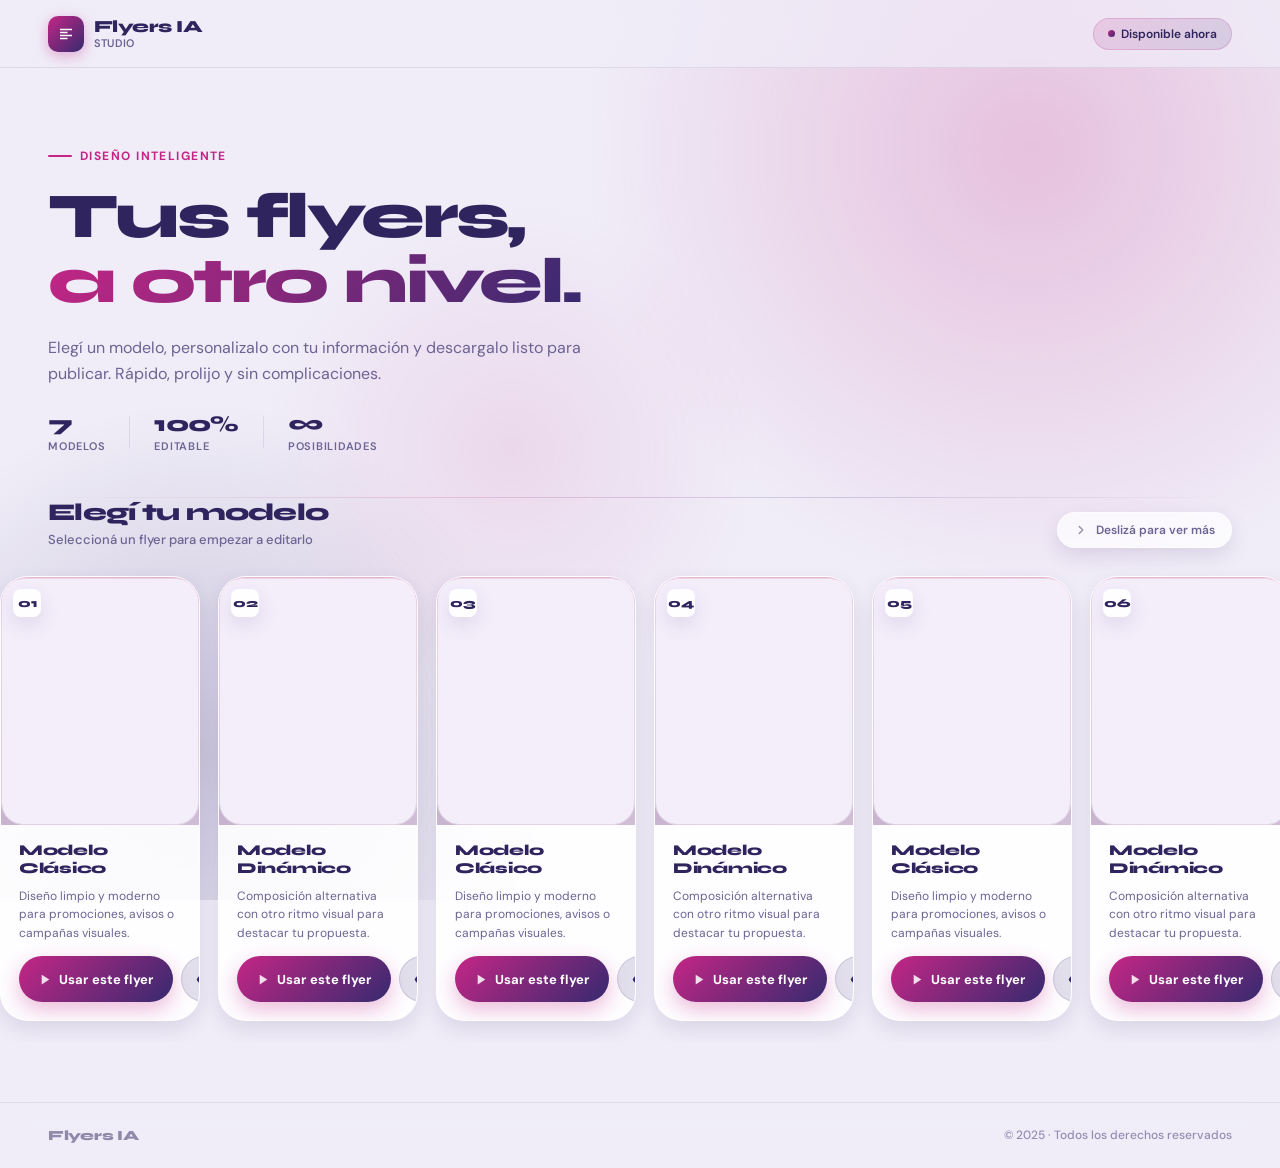
<file: index1.html>
<!DOCTYPE html>
<html lang="es">
<head>
  <meta charset="UTF-8" />
  <meta name="viewport" content="width=device-width, initial-scale=1.0" />
  <title>Flyers IA</title>

  <link rel="preconnect" href="https://fonts.googleapis.com">
  <link rel="preconnect" href="https://fonts.gstatic.com" crossorigin>
  <link href="https://fonts.googleapis.com/css2?family=Syne:wght@700;800&family=DM+Sans:wght@400;500;600&display=swap" rel="stylesheet">

  <style>
    :root {
      --pink: #C42685;
      --violet: #362A6F;
      --pink-soft: rgba(196, 38, 133, .14);
      --violet-soft: rgba(54, 42, 111, .14);
      --text: #2f245d;
      --text-soft: #6c6493;
      --glass: rgba(255,255,255,.72);
      --glass-strong: rgba(255,255,255,.88);
      --border: rgba(255,255,255,.38);
      --border-soft: rgba(54, 42, 111, .10);
      --shadow: 0 18px 44px rgba(54, 42, 111, .22);
      --shadow-soft: 0 8px 20px rgba(54, 42, 111, .12);
      --radius-xl: 28px;
      --radius-lg: 22px;
      --radius-md: 18px;
      --btn-h: 42px;
      --btn-h-main: 46px;
      --btn-font: 13px;
    }

    *, *::before, *::after {
      box-sizing: border-box;
      margin: 0;
      padding: 0;
    }

    html {
      scroll-behavior: smooth;
    }

    body {
      font-family: 'DM Sans', sans-serif;
      background: #f0edf8;
      color: var(--text);
      min-height: 100vh;
      overflow-x: hidden;
      position: relative;
    }

    /* ── FONDO ANIMADO ─────────────────────────────────── */
    .bg-canvas {
      position: fixed;
      inset: 0;
      z-index: 0;
      pointer-events: none;
      overflow: hidden;
    }

    .bg-canvas::before {
      content: "";
      position: absolute;
      width: 900px;
      height: 900px;
      border-radius: 50%;
      background: radial-gradient(circle, rgba(196,38,133,.22) 0%, transparent 70%);
      top: -300px;
      right: -200px;
      animation: driftA 18s ease-in-out infinite alternate;
    }

    .bg-canvas::after {
      content: "";
      position: absolute;
      width: 700px;
      height: 700px;
      border-radius: 50%;
      background: radial-gradient(circle, rgba(54,42,111,.20) 0%, transparent 70%);
      bottom: -200px;
      left: -150px;
      animation: driftB 22s ease-in-out infinite alternate;
    }

    .bg-orb {
      position: absolute;
      width: 500px;
      height: 500px;
      border-radius: 50%;
      background: radial-gradient(circle, rgba(196,38,133,.10) 0%, transparent 70%);
      top: 50%;
      left: 40%;
      transform: translate(-50%, -50%);
      animation: driftC 26s ease-in-out infinite alternate;
    }

    @keyframes driftA {
      from { transform: translate(0, 0) scale(1); }
      to   { transform: translate(-80px, 60px) scale(1.15); }
    }
    @keyframes driftB {
      from { transform: translate(0, 0) scale(1); }
      to   { transform: translate(60px, -80px) scale(1.2); }
    }
    @keyframes driftC {
      from { transform: translate(-50%, -50%) scale(1); }
      to   { transform: translate(-40%, -60%) scale(1.3); }
    }

    /* ── LAYOUT GENERAL ───────────────────────────────── */
    .page {
      position: relative;
      z-index: 1;
      display: flex;
      flex-direction: column;
      min-height: 100vh;
    }

    /* ── HEADER ───────────────────────────────────────── */
    .site-header {
      position: sticky;
      top: 0;
      z-index: 100;
      padding: 0 clamp(16px, 4vw, 48px);
      height: 68px;
      display: flex;
      align-items: center;
      background: rgba(240, 237, 248, .7);
      backdrop-filter: blur(20px);
      -webkit-backdrop-filter: blur(20px);
      border-bottom: 1px solid var(--border-soft);
    }

    .header-inner {
      width: 100%;
      display: flex;
      align-items: center;
      justify-content: space-between;
      gap: 16px;
    }

    .brand {
      display: flex;
      align-items: center;
      gap: 10px;
    }

    .brand-logo {
      width: 36px;
      height: 36px;
      border-radius: 10px;
      background: linear-gradient(135deg, var(--pink), var(--violet));
      display: flex;
      align-items: center;
      justify-content: center;
      box-shadow: 0 4px 14px rgba(196,38,133,.35);
      flex-shrink: 0;
    }

    .brand-logo svg {
      width: 18px;
      height: 18px;
      fill: #fff;
    }

    .brand-text {
      display: flex;
      flex-direction: column;
      gap: 1px;
    }

    .brand-name {
      font-family: 'Syne', sans-serif;
      font-size: 17px;
      font-weight: 800;
      color: var(--text);
      letter-spacing: -.03em;
      line-height: 1;
    }

    .brand-tag {
      font-size: 11px;
      font-weight: 600;
      color: var(--text-soft);
      letter-spacing: .02em;
      text-transform: uppercase;
    }

    .header-badge {
      display: inline-flex;
      align-items: center;
      gap: 6px;
      padding: 7px 14px;
      background: linear-gradient(135deg, var(--pink-soft), var(--violet-soft));
      border: 1px solid rgba(196,38,133,.18);
      border-radius: 999px;
      font-size: 12px;
      font-weight: 600;
      color: var(--text);
    }

    .header-badge .dot {
      width: 7px;
      height: 7px;
      border-radius: 50%;
      background: linear-gradient(135deg, var(--pink), var(--violet));
      animation: pulse 2s ease-in-out infinite;
    }

    @keyframes pulse {
      0%, 100% { opacity: 1; transform: scale(1); }
      50% { opacity: .6; transform: scale(.85); }
    }

    /* ── HERO ─────────────────────────────────────────── */
    .hero {
      padding: clamp(40px, 7vw, 80px) clamp(16px, 4vw, 48px) clamp(28px, 4vw, 44px);
      display: flex;
      flex-direction: column;
      gap: 20px;
      max-width: 780px;
      animation: fadeUp .7s ease both;
    }

    @keyframes fadeUp {
      from { opacity: 0; transform: translateY(24px); }
      to   { opacity: 1; transform: translateY(0); }
    }

    .hero-eyebrow {
      display: inline-flex;
      align-items: center;
      gap: 8px;
      font-size: 12px;
      font-weight: 700;
      letter-spacing: .12em;
      text-transform: uppercase;
      color: var(--pink);
    }

    .hero-eyebrow::before {
      content: "";
      display: inline-block;
      width: 24px;
      height: 2px;
      background: var(--pink);
      border-radius: 2px;
    }

    .hero-title {
      font-family: 'Syne', sans-serif;
      font-size: clamp(36px, 5.5vw, 64px);
      font-weight: 800;
      line-height: 1.02;
      letter-spacing: -.04em;
      color: var(--text);
    }

    .hero-title .accent {
      background: linear-gradient(120deg, var(--pink) 0%, var(--violet) 100%);
      -webkit-background-clip: text;
      -webkit-text-fill-color: transparent;
      background-clip: text;
    }

    .hero-sub {
      font-size: clamp(14px, 1.6vw, 16px);
      line-height: 1.65;
      color: var(--text-soft);
      max-width: 540px;
      font-weight: 400;
    }

    .hero-stats {
      display: flex;
      align-items: center;
      gap: 24px;
      padding-top: 4px;
      flex-wrap: wrap;
    }

    .stat {
      display: flex;
      flex-direction: column;
      gap: 2px;
    }

    .stat-num {
      font-family: 'Syne', sans-serif;
      font-size: 22px;
      font-weight: 800;
      color: var(--text);
      letter-spacing: -.03em;
    }

    .stat-label {
      font-size: 11px;
      font-weight: 600;
      color: var(--text-soft);
      text-transform: uppercase;
      letter-spacing: .07em;
    }

    .stat-divider {
      width: 1px;
      height: 32px;
      background: var(--border-soft);
      flex-shrink: 0;
    }

    /* ── SECCIÓN FLYERS ───────────────────────────────── */
    .section-flyers {
      padding: 0 0 60px;
      animation: fadeUp .7s .15s ease both;
    }

    .section-header {
      display: flex;
      align-items: flex-end;
      justify-content: space-between;
      gap: 16px;
      padding: 0 clamp(16px, 4vw, 48px) 20px;
      flex-wrap: wrap;
    }

    .section-title {
      font-family: 'Syne', sans-serif;
      font-size: clamp(18px, 2.2vw, 24px);
      font-weight: 800;
      color: var(--text);
      letter-spacing: -.03em;
    }

    .section-subtitle {
      font-size: 13px;
      font-weight: 500;
      color: var(--text-soft);
      margin-top: 4px;
    }

    .scroll-hint {
      display: inline-flex;
      align-items: center;
      gap: 8px;
      padding: 9px 16px;
      border-radius: 999px;
      background: var(--glass);
      border: 1px solid var(--border);
      box-shadow: var(--shadow-soft);
      color: var(--text-soft);
      font-size: 12px;
      font-weight: 600;
      white-space: nowrap;
      backdrop-filter: blur(14px);
      -webkit-backdrop-filter: blur(14px);
      flex-shrink: 0;
    }

    .scroll-hint svg {
      width: 14px;
      height: 14px;
      opacity: .7;
      animation: swayX 2.2s ease-in-out infinite;
    }

    @keyframes swayX {
      0%, 100% { transform: translateX(0); }
      50% { transform: translateX(5px); }
    }

    /* ── STRIP ────────────────────────────────────────── */
    .flyers-strip {
      display: flex;
      gap: 18px;
      overflow-x: auto;
      overflow-y: visible;
      padding: 8px clamp(16px, 4vw, 48px) 20px;
      scroll-snap-type: x proximity;
      -webkit-overflow-scrolling: touch;
      scrollbar-width: thin;
      scrollbar-color: rgba(196, 38, 133, .22) transparent;
    }

    .flyers-strip::-webkit-scrollbar { height: 6px; }
    .flyers-strip::-webkit-scrollbar-track { background: transparent; }
    .flyers-strip::-webkit-scrollbar-thumb {
      background: rgba(196,38,133,.22);
      border-radius: 999px;
    }

    /* ── FLYER CARD ───────────────────────────────────── */
    .flyer-card {
      flex: 0 0 clamp(220px, 17vw, 260px);
      display: flex;
      flex-direction: column;
      gap: 0;
      border-radius: var(--radius-xl);
      background: var(--glass-strong);
      border: 1px solid var(--border);
      box-shadow: var(--shadow-soft);
      backdrop-filter: blur(18px);
      -webkit-backdrop-filter: blur(18px);
      scroll-snap-align: start;
      overflow: hidden;
      transition: transform .28s cubic-bezier(.22,1,.36,1),
                  box-shadow .28s ease;
      animation: cardIn .5s ease both;
    }

    .flyer-card:nth-child(1) { animation-delay: .05s; }
    .flyer-card:nth-child(2) { animation-delay: .10s; }
    .flyer-card:nth-child(3) { animation-delay: .15s; }
    .flyer-card:nth-child(4) { animation-delay: .20s; }
    .flyer-card:nth-child(5) { animation-delay: .25s; }
    .flyer-card:nth-child(6) { animation-delay: .30s; }
    .flyer-card:nth-child(7) { animation-delay: .35s; }
    .flyer-card:nth-child(8) { animation-delay: .40s; }

    @keyframes cardIn {
      from { opacity: 0; transform: translateY(18px) scale(.97); }
      to   { opacity: 1; transform: translateY(0) scale(1); }
    }

    .flyer-card:hover {
      transform: translateY(-6px) scale(1.015);
      box-shadow: 0 28px 56px rgba(54,42,111,.24);
    }

    /* BADGE número */
    .flyer-frame {
      position: relative;
      width: 100%;
      aspect-ratio: 4 / 5;
      overflow: hidden;
      background: linear-gradient(160deg, var(--pink-soft), var(--violet-soft));
    }

    .flyer-frame iframe {
      width: 100%;
      height: 100%;
      border: 0;
      display: block;
      pointer-events: none;
      background: transparent;
    }

    .flyer-num {
      position: absolute;
      top: 12px;
      left: 12px;
      width: 28px;
      height: 28px;
      border-radius: 8px;
      background: var(--glass-strong);
      border: 1px solid var(--border);
      backdrop-filter: blur(10px);
      -webkit-backdrop-filter: blur(10px);
      display: flex;
      align-items: center;
      justify-content: center;
      font-family: 'Syne', sans-serif;
      font-size: 12px;
      font-weight: 800;
      color: var(--text);
      box-shadow: var(--shadow-soft);
    }

    .flyer-body {
      padding: 16px 18px 18px;
      display: flex;
      flex-direction: column;
      gap: 10px;
      flex: 1;
    }

    .flyer-name {
      font-family: 'Syne', sans-serif;
      font-size: 15px;
      font-weight: 800;
      color: var(--text);
      letter-spacing: -.02em;
      line-height: 1.2;
    }

    .flyer-desc {
      font-size: 12px;
      line-height: 1.55;
      color: var(--text-soft);
      font-weight: 400;
      flex: 1;
    }

    .flyer-footer {
      display: flex;
      align-items: center;
      justify-content: space-between;
      gap: 8px;
      padding-top: 4px;
    }

    .flyer-action {
      display: inline-flex;
      align-items: center;
      gap: 7px;
      height: var(--btn-h-main);
      padding: 0 20px;
      border-radius: 999px;
      text-decoration: none;
      font-size: var(--btn-font);
      font-weight: 700;
      letter-spacing: .01em;
      color: #fff;
      background: linear-gradient(135deg, var(--pink), var(--violet));
      box-shadow: 0 8px 20px rgba(196,38,133,.30);
      transition: transform .18s ease, box-shadow .18s ease;
      white-space: nowrap;
    }

    .flyer-action svg {
      width: 13px;
      height: 13px;
      fill: rgba(255,255,255,.85);
      flex-shrink: 0;
    }

    .flyer-action:hover {
      transform: translateY(-1px);
      box-shadow: 0 12px 28px rgba(196,38,133,.38);
    }

    .flyer-action:active {
      transform: translateY(0);
    }

    .flyer-preview-btn {
      width: var(--btn-h-main);
      height: var(--btn-h-main);
      border-radius: 50%;
      display: flex;
      align-items: center;
      justify-content: center;
      background: var(--violet-soft);
      border: 1px solid rgba(54,42,111,.14);
      cursor: pointer;
      transition: background .18s ease, transform .18s ease;
      flex-shrink: 0;
    }

    .flyer-preview-btn svg {
      width: 15px;
      height: 15px;
      fill: var(--violet);
    }

    .flyer-preview-btn:hover {
      background: var(--pink-soft);
      transform: scale(1.08);
    }

    /* ── FOOTER ───────────────────────────────────────── */
    .site-footer {
      margin-top: auto;
      padding: 24px clamp(16px, 4vw, 48px);
      border-top: 1px solid var(--border-soft);
      display: flex;
      align-items: center;
      justify-content: space-between;
      gap: 16px;
      flex-wrap: wrap;
      background: rgba(240,237,248,.5);
      backdrop-filter: blur(12px);
      -webkit-backdrop-filter: blur(12px);
    }

    .footer-brand {
      font-family: 'Syne', sans-serif;
      font-size: 14px;
      font-weight: 800;
      color: var(--text);
      letter-spacing: -.02em;
      opacity: .5;
    }

    .footer-copy {
      font-size: 12px;
      font-weight: 500;
      color: var(--text-soft);
      opacity: .7;
    }

    /* ── DIVISOR DECORATIVO ───────────────────────────── */
    .divider {
      height: 1px;
      background: linear-gradient(90deg, transparent, rgba(196,38,133,.18), rgba(54,42,111,.18), transparent);
      margin: 0 clamp(16px, 4vw, 48px);
    }

    /* ── RESPONSIVE ───────────────────────────────────── */
    @media (min-width: 1280px) {
      .flyer-card {
        flex: 0 0 calc((100% - (18px * 5) - (clamp(16px,4vw,48px) * 2)) / 6);
        min-width: 200px;
        max-width: 250px;
      }
    }

    @media (max-width: 640px) {
      .hero-stats { gap: 16px; }
      .stat-num { font-size: 18px; }
      .flyer-card {
        flex: 0 0 80vw;
        min-width: 250px;
        max-width: 320px;
      }
      .header-badge span { display: none; }
    }
  </style>
</head>

<body>
  <div class="bg-canvas">
    <div class="bg-orb"></div>
  </div>

  <div class="page">
    <!-- HEADER -->
    <header class="site-header">
      <div class="header-inner">
        <div class="brand">
          <div class="brand-logo">
            <svg viewBox="0 0 24 24" xmlns="http://www.w3.org/2000/svg">
              <path d="M4 5h16v2H4V5zm0 4h10v2H4V9zm0 4h16v2H4v-2zm0 4h10v2H4v-2z"/>
            </svg>
          </div>
          <div class="brand-text">
            <div class="brand-name">Flyers IA</div>
            <div class="brand-tag">Studio</div>
          </div>
        </div>

        <div class="header-badge">
          <span class="dot"></span>
          <span>Disponible ahora</span>
        </div>
      </div>
    </header>

    <!-- HERO -->
    <section class="hero">
      <div class="hero-eyebrow">Diseño inteligente</div>
      <h1 class="hero-title">
        Tus flyers,<br>
        <span class="accent">a otro nivel.</span>
      </h1>
      <p class="hero-sub">
        Elegí un modelo, personalizalo con tu información y descargalo listo para publicar. Rápido, prolijo y sin complicaciones.
      </p>
      <div class="hero-stats">
        <div class="stat">
          <span class="stat-num" id="statModelos">—</span>
          <span class="stat-label">Modelos</span>
        </div>
        <div class="stat-divider"></div>
        <div class="stat">
          <span class="stat-num">100%</span>
          <span class="stat-label">Editable</span>
        </div>
        <div class="stat-divider"></div>
        <div class="stat">
          <span class="stat-num">∞</span>
          <span class="stat-label">Posibilidades</span>
        </div>
      </div>
    </section>

    <div class="divider"></div>

    <!-- FLYERS -->
    <section class="section-flyers">
      <div class="section-header">
        <div>
          <h2 class="section-title">Elegí tu modelo</h2>
          <p class="section-subtitle">Seleccioná un flyer para empezar a editarlo</p>
        </div>
        <div class="scroll-hint">
          <svg viewBox="0 0 24 24" fill="none" stroke="currentColor" stroke-width="2.5" stroke-linecap="round" stroke-linejoin="round">
            <polyline points="9 18 15 12 9 6"/>
          </svg>
          Deslizá para ver más
        </div>
      </div>

      <div class="flyers-strip" id="flyersStrip"></div>
    </section>

    <!-- FOOTER -->
    <footer class="site-footer">
      <div class="footer-brand">Flyers IA</div>
      <div class="footer-copy">© 2025 · Todos los derechos reservados</div>
    </footer>
  </div>

  <script>
    const FLYERS = [
      {
        file: "flyer1.html",
        name: "Modelo Clásico",
        desc: "Diseño limpio y moderno para promociones, avisos o campañas visuales."
      },
      {
        file: "flyer2.html",
        name: "Modelo Dinámico",
        desc: "Composición alternativa con otro ritmo visual para destacar tu propuesta."
      },
      {
        file: "flyer1.html",
        name: "Modelo Clásico",
        desc: "Diseño limpio y moderno para promociones, avisos o campañas visuales."
      },
      {
        file: "flyer2.html",
        name: "Modelo Dinámico",
        desc: "Composición alternativa con otro ritmo visual para destacar tu propuesta."
      },
      {
        file: "flyer1.html",
        name: "Modelo Clásico",
        desc: "Diseño limpio y moderno para promociones, avisos o campañas visuales."
      },
      {
        file: "flyer2.html",
        name: "Modelo Dinámico",
        desc: "Composición alternativa con otro ritmo visual para destacar tu propuesta."
      },
      {
        file: "flyer1.html",
        name: "Modelo Clásico",
        desc: "Diseño limpio y moderno para promociones, avisos o campañas visuales."
      }
    ];

    // stat modelos
    document.getElementById('statModelos').textContent = FLYERS.length;

    const strip = document.getElementById("flyersStrip");

    strip.innerHTML = FLYERS.map((item, i) => `
      <article class="flyer-card">
        <div class="flyer-frame">
          <iframe
            src="${item.file}"
            title="${item.name}"
            loading="lazy"
            scrolling="no"
            tabindex="-1"
            data-flyer
          ></iframe>
          <div class="flyer-num">${String(i + 1).padStart(2, '0')}</div>
        </div>
        <div class="flyer-body">
          <h3 class="flyer-name">${item.name}</h3>
          <p class="flyer-desc">${item.desc}</p>
          <div class="flyer-footer">
            <a class="flyer-action" href="${item.file}?modelo=${i + 1}">
              <svg viewBox="0 0 24 24"><path d="M5 3l14 9-14 9V3z"/></svg>
              Usar este flyer
            </a>
            <button class="flyer-preview-btn" title="Vista rápida" type="button" onclick="window.open('${item.file}', '_blank')">
              <svg viewBox="0 0 24 24"><path d="M12 4.5C7 4.5 2.73 7.61 1 12c1.73 4.39 6 7.5 11 7.5s9.27-3.11 11-7.5c-1.73-4.39-6-7.5-11-7.5zm0 12.5a5 5 0 1 1 0-10 5 5 0 0 1 0 10zm0-8a3 3 0 1 0 0 6 3 3 0 0 0 0-6z"/></svg>
            </button>
          </div>
        </div>
      </article>
    `).join("");

    // isolate preview card inside iframes (same-origin)
    function isolatePreviewCard(iframe) {
      try {
        const doc = iframe.contentDocument || iframe.contentWindow.document;
        if (!doc) return;
        const previewCard = doc.querySelector('.card.preview-card');
        if (!previewCard) return;
        const style = doc.createElement('style');
        style.textContent = `
          html, body {
            margin: 0 !important;
            padding: 0 !important;
            background: transparent !important;
            overflow: hidden !important;
            width: 100% !important;
            height: auto !important;
          }
          body > * { display: none !important; }
          .card.preview-card {
            display: block !important;
            margin: 0 !important;
            padding: 0 !important;
            width: 100% !important;
            max-width: 100% !important;
            background: transparent !important;
            border: 0 !important;
            border-radius: 0 !important;
            box-shadow: none !important;
          }
          .card.preview-card .preview-header { display: none !important; }
          .card.preview-card .preview-stage-wrap,
          .card.preview-card .preview-stage {
            margin: 0 !important; padding: 0 !important;
            width: 100% !important; background: transparent !important;
          }
          .card.preview-card canvas,
          .card.preview-card #flyerCanvas {
            display: block !important;
            width: 100% !important;
            height: auto !important;
            margin: 0 !important;
          }
        `;
        doc.head.appendChild(style);
        doc.body.innerHTML = '';
        doc.body.appendChild(previewCard);
      } catch (err) {
        console.warn('No se pudo aislar preview del iframe:', err);
      }
    }

    document.querySelectorAll('iframe[data-flyer]').forEach(iframe => {
      iframe.addEventListener('load', () => isolatePreviewCard(iframe));
    });
  </script>
</body>
</html>
</file>
